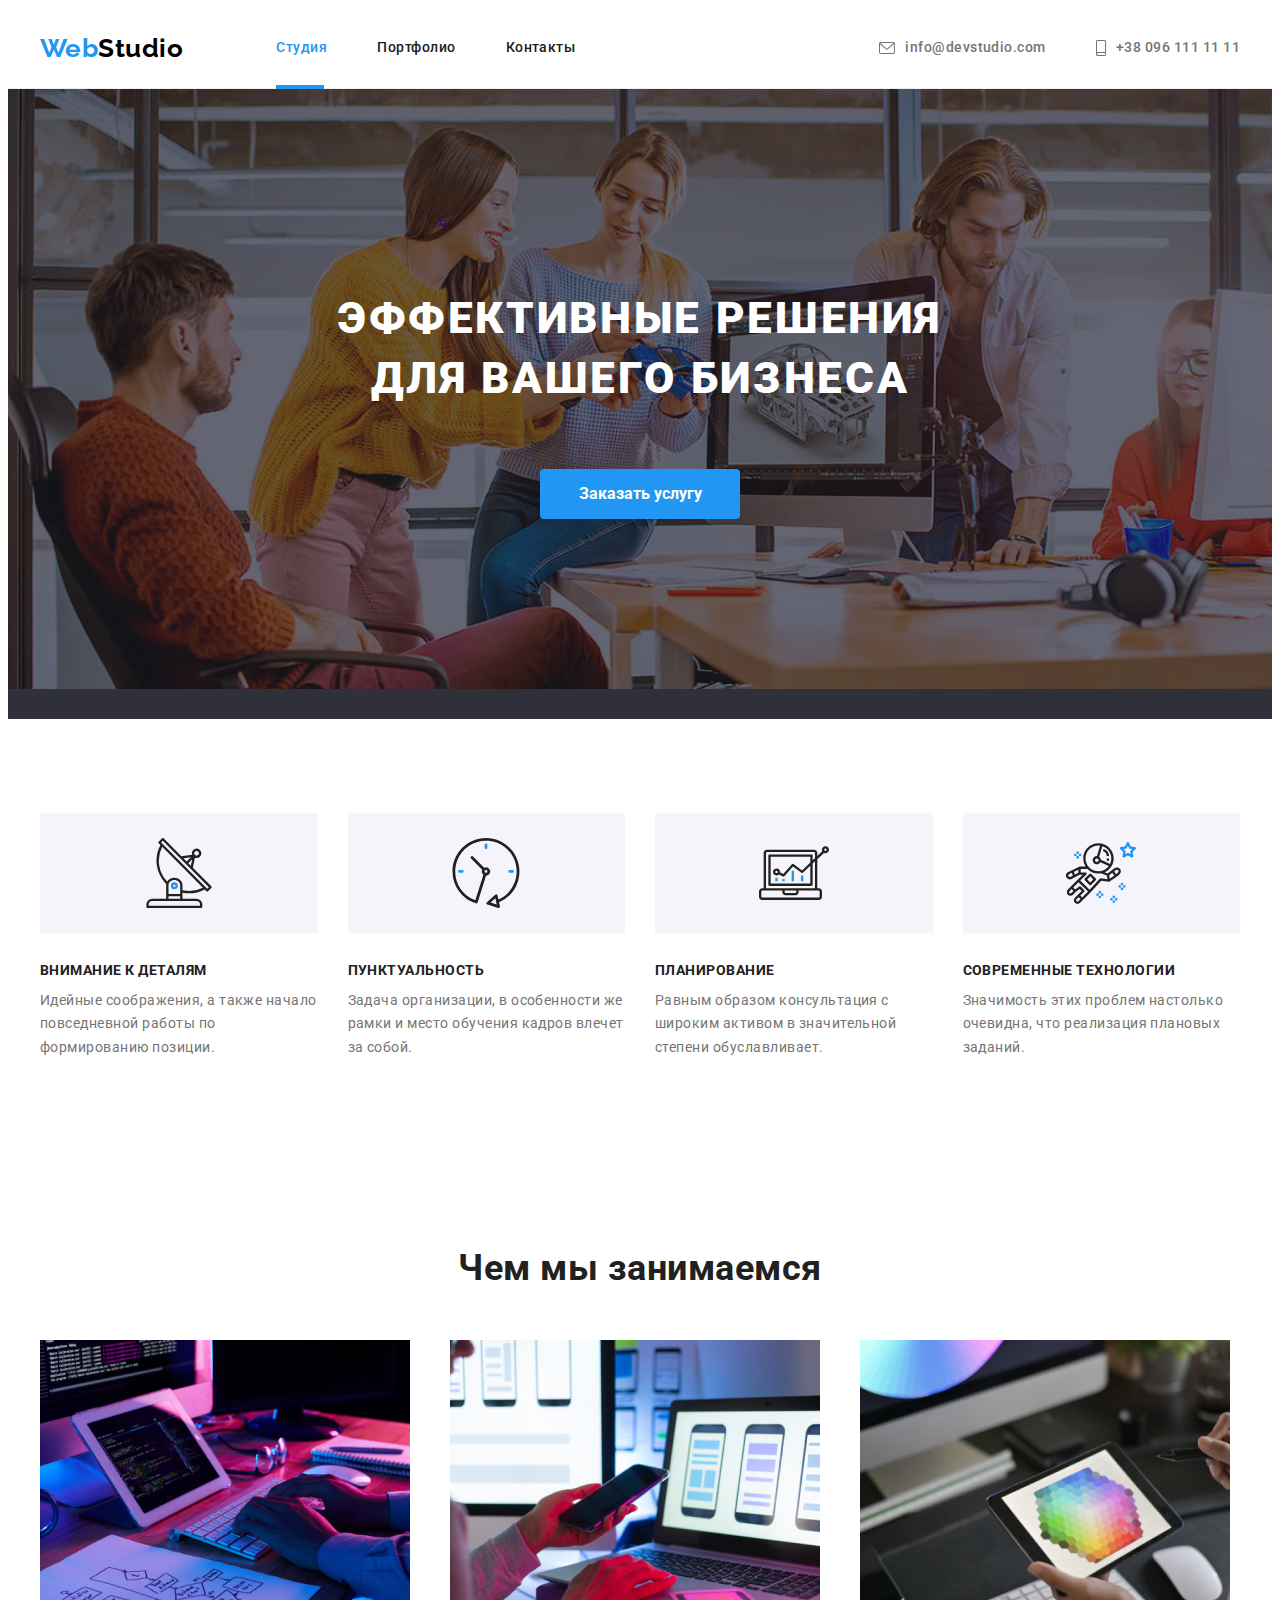
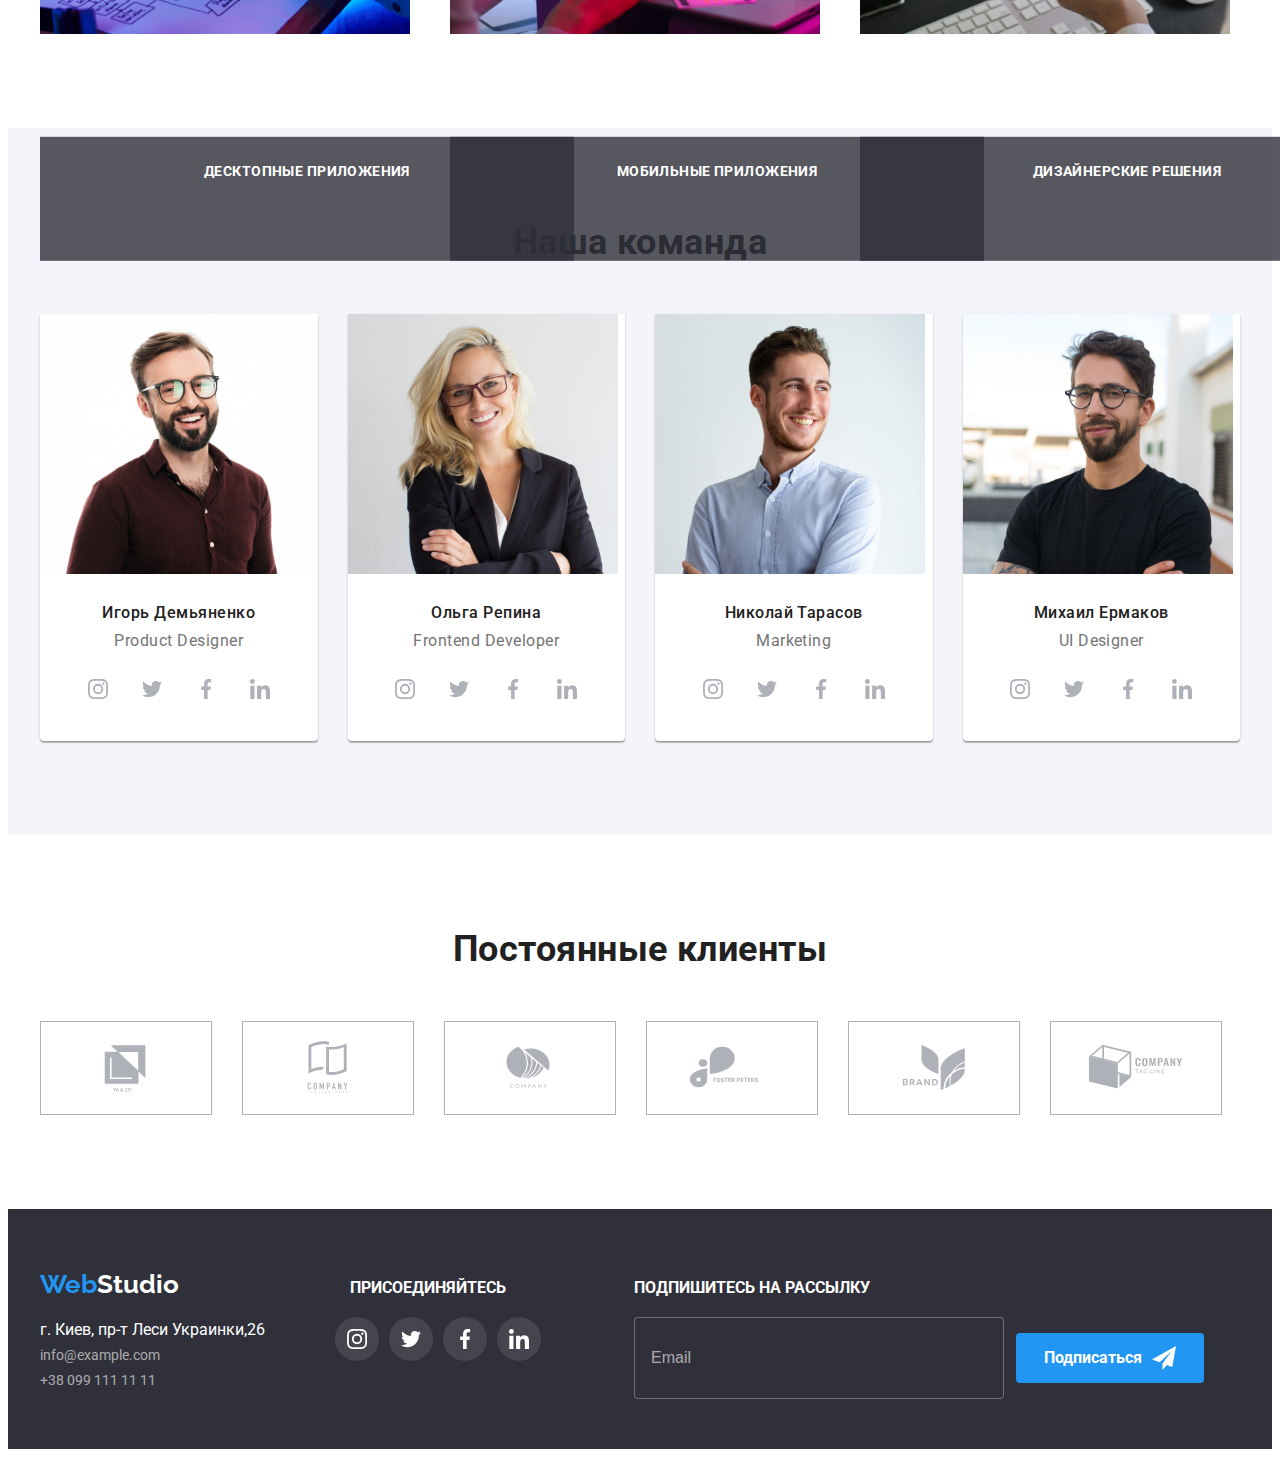
<file: index.html>
<!DOCTYPE html>
<html lang="ru">
  <head>
    <meta charset="UTF-8" />
    <meta http-equiv="X-UA-Compatible" content="IE=edge" />
    <meta name="viewport" content="width=device-width, initial-scale=1.0" />
    <title>Web Studio</title>
    <link rel="preconnect" href="https://fonts.googleapis.com" />
    <link rel="preconnect" href="https://fonts.gstatic.com" crossorigin />
    <link
      href="https://fonts.googleapis.com/css2?family=Raleway:wght@700&family=Roboto:wght@400;500;700;900&display=swap"
      rel="stylesheet"
    />

    <link
      rel="stylesheet"
      href="https://cdnjs.cloudflare.com/ajax/libs/modern-normalize/1.1.0/modern-normalize.min.css"
      integrity="sha512-wpPYUAdjBVSE4KJnH1VR1HeZfpl1ub8YT/NKx4PuQ5NmX2tKuGu6U/JRp5y+Y8XG2tV+wKQpNHVUX03MfMFn9Q=="
      crossorigin="anonymous"
      referrerpolicy="no-referrer"
    />
    <link rel="stylesheet" href="./css/styles.css" />
  </head>
  <body>
    <!--Шапка-->
    <header class="header">
      <div class="container header-nav">
        <a class="logo header-logo" href="./index.html"><span class="logo-web"> Web</span>Studio</a>

        <nav>
          <ul class="site-nav list">
            <li class="nav-item current">
              <a class="link current navigation" href="./index.html">Студия</a>
            </li>
            <li class="nav-item">
              <a class="nav-link navigation" href="./portfolio.html">Портфолио</a>
            </li>
            <li class="nav-item"><a class="nav-link navigation" href="">Контакты</a></li>
          </ul>
        </nav>

        <ul class="contacts-header list">
          <li class="contacts-item">
            <a class="contact-link mail-tel navigation" href="mailto:info@devstudio.com">
              <svg class="contact-icon" width="16" height="12">
                <use href="./images/icons/sprite.svg#envelope"></use>
              </svg>
              info@devstudio.com</a
            >
          </li>
          <li class="contacts-item">
            <a class="contact-link mail-tel navigation" href="tel:+380961111111"
              ><svg class="contact-icon" width="10" height="16">
                <use href="./images/icons/sprite.svg#smartphone"></use>
              </svg>
              +38 096 111 11 11</a
            >
          </li>
        </ul>
      </div>
    </header>

    <main>
      <!--Блок герой-->
      <section class="hero">
        <div class="container">
          <h1 class="hero-title">Эффективные решения для вашего бизнеса</h1>
          <button class="button order" type="button" data-modal-open>Заказать услугу</button>
        </div>
      </section>

      <!--Особености-->
      <section class="section features">
        <div class="container">
          <h2 class="section-title visually-hidden">Особенности</h2>
          <ul class="feature-list grid list">
            <li class="feature-item grid-item">
              <div class="icon-feature">
                <svg class="" width="70" height="70">
                  <use href="./images/icons/sprite.svg#antenna"></use>
                </svg>
              </div>
              <h3 class="section-title-features">Внимание к деталям</h3>
              <p class="section-title-features-text">
                Идейные соображения, а также начало повседневной работы по формированию позиции.
              </p>
            </li>

            <li class="feature-item grid-item">
              <div class="icon-feature">
                <svg class="" width="70" height="70">
                  <use href="./images/icons/sprite.svg#clock"></use>
                </svg>
              </div>
              <h3 class="section-title-features">Пунктуальность</h3>
              <p class="section-title-features-text">
                Задача организации, в особенности же рамки и место обучения кадров влечет за собой.
              </p>
            </li>

            <li class="feature-item grid-item">
              <div class="icon-feature">
                <svg class="" width="70" height="70">
                  <use href="./images/icons/sprite.svg#diagram"></use>
                </svg>
              </div>
              <h3 class="section-title-features">Планирование</h3>
              <p class="section-title-features-text">
                Равным образом консультация с широким активом в значительной степени обуславливает.
              </p>
            </li>

            <li class="feature-item grid-item">
              <div class="icon-feature">
                <svg class="" width="70" height="70">
                  <use href="./images/icons/sprite.svg#astronaut"></use>
                </svg>
              </div>
              <h3 class="section-title-features">Современные технологии</h3>
              <p class="section-title-features-text">
                Значимость этих проблем настолько очевидна, что реализация плановых заданий.
              </p>
            </li>
          </ul>
        </div>
      </section>

      <!--Чем занимаются-->
      <section class="section works">
        <div class="container">
          <h2 class="section-title">Чем мы занимаемся</h2>
          <ul class="works-list grid list">
            <li class="works-item grid-item">
              <div class="works-wrapper">
                <img
                  class="section-photo works"
                  src="./images/picture-one.jpg"
                  alt="Верстка"
                  width="370"
                />
                <p class="works-txt works-overlay">Десктопные приложения</p>
              </div>
            </li>

            <li class="works-item grid-item">
              <div class="works-wrapper">
                <img
                  class="section-photo works"
                  src="./images/picture-two.jpg"
                  alt="Дизайн"
                  width="370"
                />
                <p class="works-txt works-overlay">Мобильные приложения</p>
              </div>
            </li>

            <li class="works-item grid-item">
              <div class="works-wrapper">
                <img
                  class="section-photo works"
                  src="./images/picture-three.jpg"
                  alt="Внешнее оформление"
                  width="370"
                />
                <p class="works-txt works-overlay">Дизайнерские решения</p>
              </div>
            </li>
          </ul>
        </div>
      </section>

      <!--Наша команда-->
      <section class="section team">
        <div class="container">
          <h2 class="section-title">Наша команда</h2>
          <ul class="team-list grid list">
            <li class="team-item grid-item">
              <img src="./images/img-one.jpg" alt="Дизайнер" width="270" />
              <div class="team-desc">
                <h3 class="team-name">Игорь Демьяненко</h3>
                <p class="team-position">Product Designer</p>
                <ul class="socials list">
                  <li class="socials-item">
                    <a class="social-link" href="">
                      <svg class="social-icon" width="20" height="20">
                        <use href="./images/icons/sprite.svg#instagram"></use>
                      </svg>
                    </a>
                  </li>
                  <li class="socials-item">
                    <a class="social-link" href="">
                      <svg class="social-icon" width="20" height="20">
                        <use href="./images/icons/sprite.svg#twitter"></use>
                      </svg>
                    </a>
                  </li>
                  <li class="socials-item">
                    <a class="social-link" href="">
                      <svg class="social-icon" width="20" height="20">
                        <use href="./images/icons/sprite.svg#facebook"></use>
                      </svg>
                    </a>
                  </li>
                  <li class="socials-item">
                    <a class="social-link" href="">
                      <svg class="social-icon" width="20" height="20">
                        <use href="./images/icons/sprite.svg#linkedin"></use>
                      </svg>
                    </a>
                  </li>
                </ul>
              </div>
            </li>

            <li class="team-item grid-item">
              <img src="./images/img-two.jpg" alt="Фронтенд разработчик" width="270" />
              <div class="team-desc">
                <h3 class="team-name">Ольга Репина</h3>
                <p class="team-position">Frontend Developer</p>
                <ul class="socials list">
                  <li class="socials-item">
                    <a class="social-link" href="">
                      <svg class="social-icon" width="20" height="20">
                        <use href="./images/icons/sprite.svg#instagram"></use>
                      </svg>
                    </a>
                  </li>
                  <li class="socials-item">
                    <a class="social-link" href="">
                      <svg class="social-icon" width="20" height="20">
                        <use href="./images/icons/sprite.svg#twitter"></use>
                      </svg>
                    </a>
                  </li>
                  <li class="socials-item">
                    <a class="social-link" href="">
                      <svg class="social-icon" width="20" height="20">
                        <use href="./images/icons/sprite.svg#facebook"></use>
                      </svg>
                    </a>
                  </li>
                  <li class="socials-item">
                    <a class="social-link" href="">
                      <svg class="social-icon" width="20" height="20">
                        <use href="./images/icons/sprite.svg#linkedin"></use>
                      </svg>
                    </a>
                  </li>
                </ul>
              </div>
            </li>

            <li class="team-item grid-item">
              <img src="./images/img-three.jpg" alt="Маркетолог" width="270" />
              <div class="team-desc">
                <h3 class="team-name">Николай Тарасов</h3>
                <p class="team-position">Marketing</p>
                <ul class="socials list">
                  <li class="socials-item">
                    <a class="social-link" href="">
                      <svg class="social-icon" width="20" height="20">
                        <use href="./images/icons/sprite.svg#instagram"></use>
                      </svg>
                    </a>
                  </li>
                  <li class="socials-item">
                    <a class="social-link" href="">
                      <svg class="social-icon" width="20" height="20">
                        <use href="./images/icons/sprite.svg#twitter"></use>
                      </svg>
                    </a>
                  </li>
                  <li class="socials-item">
                    <a class="social-link" href="">
                      <svg class="social-icon" width="20" height="20">
                        <use href="./images/icons/sprite.svg#facebook"></use>
                      </svg>
                    </a>
                  </li>
                  <li class="socials-item">
                    <a class="social-link" href="">
                      <svg class="social-icon" width="20" height="20">
                        <use href="./images/icons/sprite.svg#linkedin"></use>
                      </svg>
                    </a>
                  </li>
                </ul>
              </div>
            </li>

            <li class="team-item grid-item">
              <img src="./images/img-four.jpg" alt="Дизайнер" width="270" />
              <div class="team-desc">
                <h3 class="team-name">Михаил Ермаков</h3>
                <p class="team-position">UI Designer</p>
                <ul class="socials list">
                  <li class="socials-item">
                    <a class="social-link" href="">
                      <svg class="social-icon" width="20" height="20">
                        <use href="./images/icons/sprite.svg#instagram"></use>
                      </svg>
                    </a>
                  </li>
                  <li class="socials-item">
                    <a class="social-link" href="">
                      <svg class="social-icon" width="20" height="20">
                        <use href="./images/icons/sprite.svg#twitter"></use>
                      </svg>
                    </a>
                  </li>
                  <li class="socials-item">
                    <a class="social-link" href="">
                      <svg class="social-icon" width="20" height="20">
                        <use href="./images/icons/sprite.svg#facebook"></use>
                      </svg>
                    </a>
                  </li>
                  <li class="socials-item">
                    <a class="social-link" href="">
                      <svg class="social-icon" width="20" height="20">
                        <use href="./images/icons/sprite.svg#linkedin"></use>
                      </svg>
                    </a>
                  </li>
                </ul>
              </div>
            </li>
          </ul>
        </div>
      </section>

      <!-- Постоянные клиенты -->
      <section class="section clients">
        <div class="container">
          <h2 class="section-title">Постоянные клиенты</h2>

          <ul class="clients-list list">
            <li class="clients-item">
              <a class="clients-link" href="">
                <svg class="clients-icon" width="106" height="60">
                  <use href="./images/icons/sprite.svg#logo-1"></use>
                </svg>
              </a>
            </li>

            <li class="clients-item">
              <a class="clients-link" href="">
                <svg class="clients-icon" width="106" height="60">
                  <use href="./images/icons/sprite.svg#logo-2"></use>
                </svg>
              </a>
            </li>

            <li class="clients-item">
              <a class="clients-link" href="">
                <svg class="clients-icon" width="106" height="60">
                  <use href="./images/icons/sprite.svg#logo-3"></use>
                </svg>
              </a>
            </li>

            <li class="clients-item">
              <a class="clients-link" href="">
                <svg class="clients-icon" width="106" height="60">
                  <use href="./images/icons/sprite.svg#logo-4"></use>
                </svg>
              </a>
            </li>

            <li class="clients-item">
              <a class="clients-link" href="">
                <svg class="clients-icon" width="106" height="60">
                  <use href="./images/icons/sprite.svg#logo-5"></use>
                </svg>
              </a>
            </li>

            <li class="clients-item">
              <a class="clients-link" href="">
                <svg class="clients-icon" width="106" height="60">
                  <use href="./images/icons/sprite.svg#logo-6"></use>
                </svg>
              </a>
            </li>
          </ul>
        </div>
      </section>
    </main>

    <!--футер-->
    <footer class="footer">
      <div class="container footer-flex">
        <div class="">
          <a class="logo" href="./index.html"><span class="logo-web">Web</span>Studio</a>
          <address class="address">
            <ul class="list">
              <li class="footer-item">
                <a class="footer-address" href="">г. Киев, пр-т Леси Украинки,26</a>
              </li>
              <li class="footer-item">
                <a class="contact-link mail-tel" href="mailto:info@example.com">info@example.com</a>
              </li>
              <li class="footer-item">
                <a class="contact-link mail-tel" href="tel:+380991111111">+38 099 111 11 11</a>
              </li>
            </ul>
          </address>
        </div>

        <div class="footer-social">
          <p class="footer-strong"><strong>присоединяйтесь</strong></p>

          <ul class="socials list">
            <li class="socials-item">
              <a class="social-link footer-icon" href="">
                <svg class="social-icon-footer" width="20" height="20">
                  <use href="./images/icons/sprite.svg#instagram"></use>
                </svg>
              </a>
            </li>
            <li class="socials-item">
              <a class="social-link footer-icon" href="">
                <svg class="social-icon-footer" width="20" height="20">
                  <use href="./images/icons/sprite.svg#twitter"></use>
                </svg>
              </a>
            </li>
            <li class="socials-item">
              <a class="social-link footer-icon" href="">
                <svg class="social-icon-footer" width="20" height="20">
                  <use href="./images/icons/sprite.svg#facebook"></use>
                </svg>
              </a>
            </li>
            <li class="socials-item">
              <a class="social-link footer-icon" href="">
                <svg class="social-icon-footer" width="20" height="20">
                  <use href="./images/icons/sprite.svg#linkedin"></use>
                </svg>
              </a>
            </li>
          </ul>
        </div>

        <div class="subscribe">
          <strong class="footer-strong subscribe-title">Подпишитесь на рассылку</strong>
          <form class="subscribe-form">
              <input class="subscribe-email" type="email" name="" placeholder="Email" />
                      <button class="button order subscribe-btn" type="submit">
              Подписаться

              <svg class="subscribe-icon" width="24" height="24">
                <use href="./images/icons/sprite.svg#icon-send"></use>
              </svg>
            </button>
          </form>
        </div>
      </div>
    </footer>

    <!-- Modal form -->
    <div class="backdrop is-hidden" data-modal>
      <div class="modal">
        <button class="modal-close-btn" type="button" data-modal-close>
          <svg class="modal-close-icon" width="11" height="11">
            <use href="./images/icons/sprite.svg#close-icon"></use>
          </svg>
        </button>

        <!-- Form -->
        <strong class="modal-title">Оставьте свои данные, мы вам перезвоним</strong>

        <form class="modal-form">
          <label class="modal-label">
            <span>Имя</span>
            <input class="modal-input" type="text" name="user-name" />
            <svg class="modal-icon" width="18" height="18">
              <use href="./images/icons/sprite.svg#icon-person"></use>
            </svg>
          </label>

          <label class="modal-label">
            <span>Телефон</span>
            <input class="modal-input" type="tel" name="user-phone" />
            <svg class="modal-icon" width="18" height="18">
              <use href="./images/icons/sprite.svg#icon-phone"></use>
            </svg>
          </label>

          <label class="modal-label">
            <span>Почта</span>
            <input class="modal-input" type="email" name="user-email" />
            <svg class="modal-icon" width="18" height="18">
              <use href="./images/icons/sprite.svg#email"></use>
            </svg>
          </label>

          <label class="modal-label">
            <span>Комментарий</span>
            <textarea
              class="modal-textarea"
              name="user-message"
              rows="5"
              placeholder="Введите текст"
            ></textarea>
          </label>

          <div class="modal-agreement">
            <label class="modal-agreement-label">
              <input
                class="checkbox visually-hidden"
                type="checkbox"
                name="user-checkbox"
                id="user-checkbox"
                tabindex="-1"/>

              <span
                class="modal-checkbox"
                role="checkbox"
                aria-labelledby="user-checkbox"
                tabindex="0">
                <svg class="modal-checkbox-icon" width="16" height="15">
                  <use href="./images/icons/sprite.svg#checkbox"></use>
                </svg>
              </span>

              <span class="modal-agreement-txt"> Соглашаюсь с рассылкой и принимаю&nbsp;
                <a class="modal-agreement-link" href="">Условия договора</a></span>

            </label>

            <!-- <span class="modal-agreement-txt"> Соглашаюсь с рассылкой и принимаю&nbsp;
              <a class="modal-agreement-link" href="">Условия договора</a></span> -->
          </div>
          <button class="button order modal-btn" type="submit">Отправить</button>
        </form>
      </div>
    </div>

    <script src="./js/modal.js"></script>
  </body>
</html>
</file>
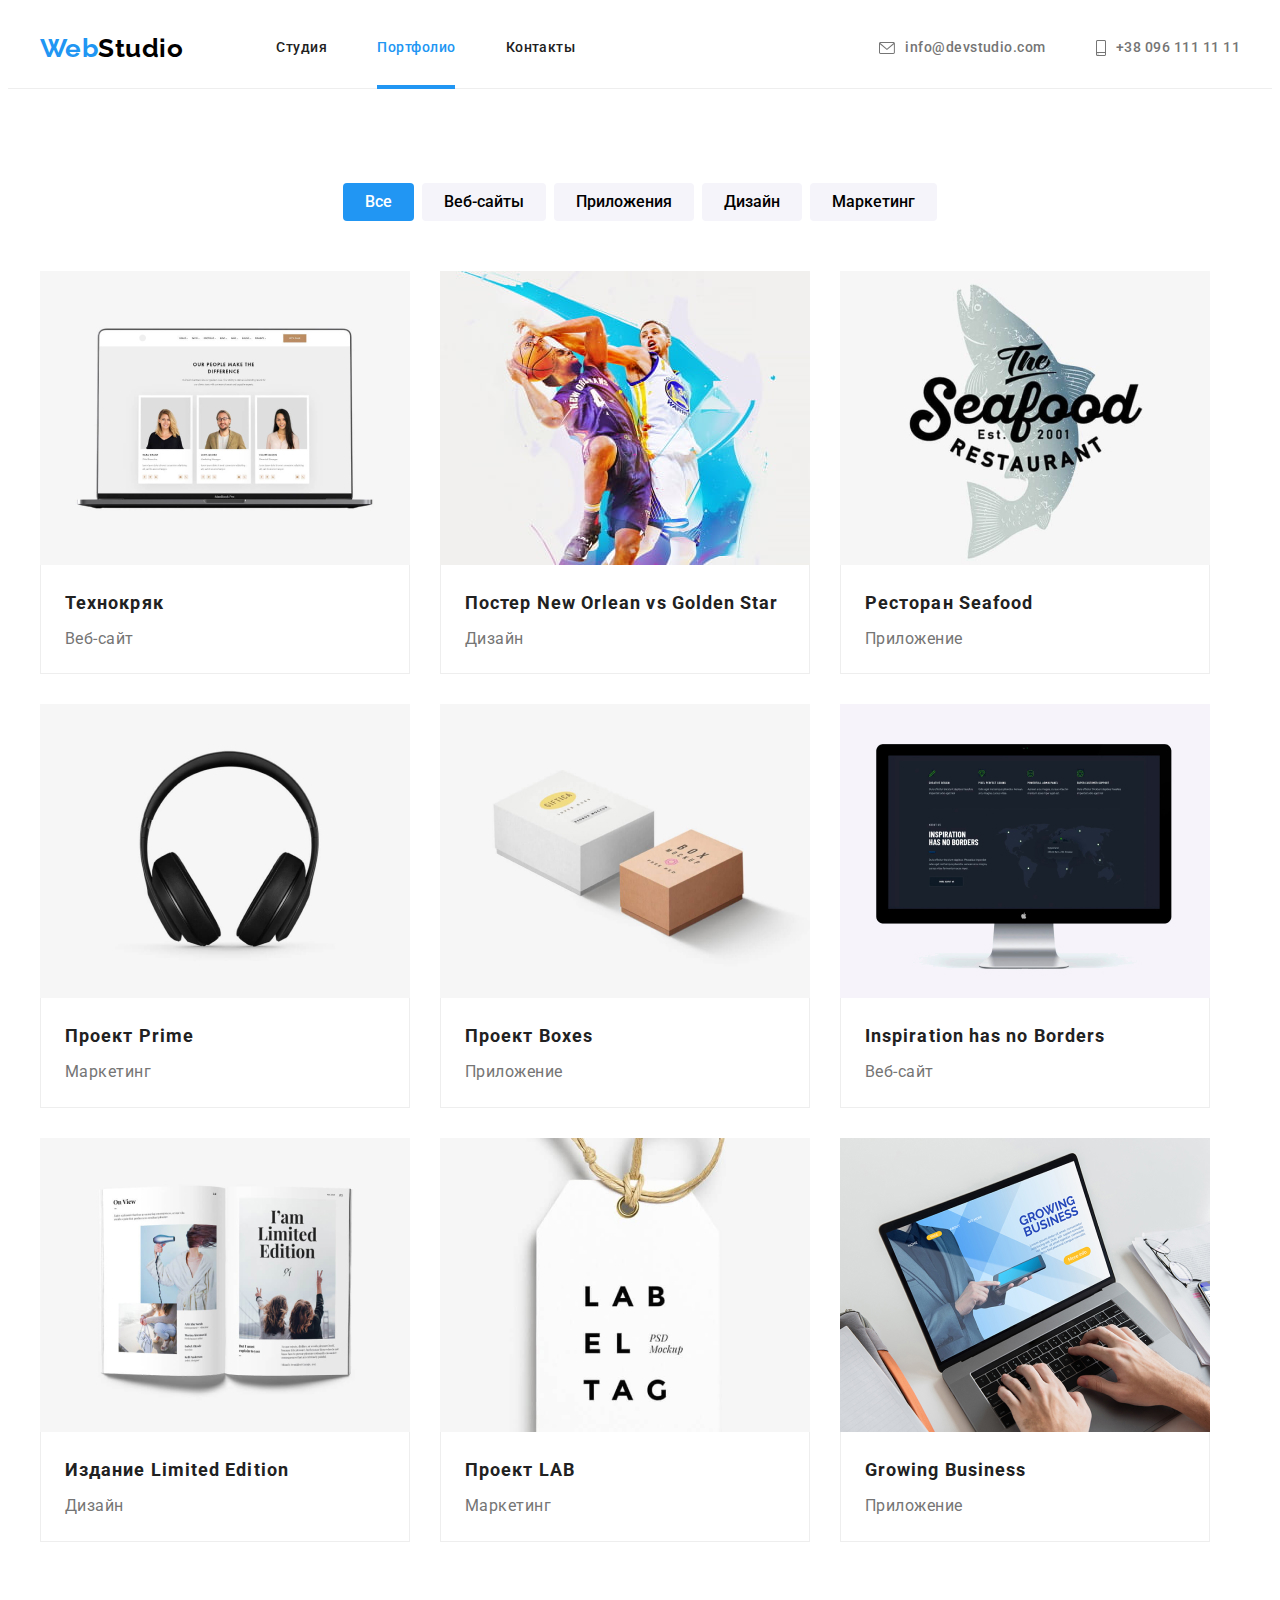
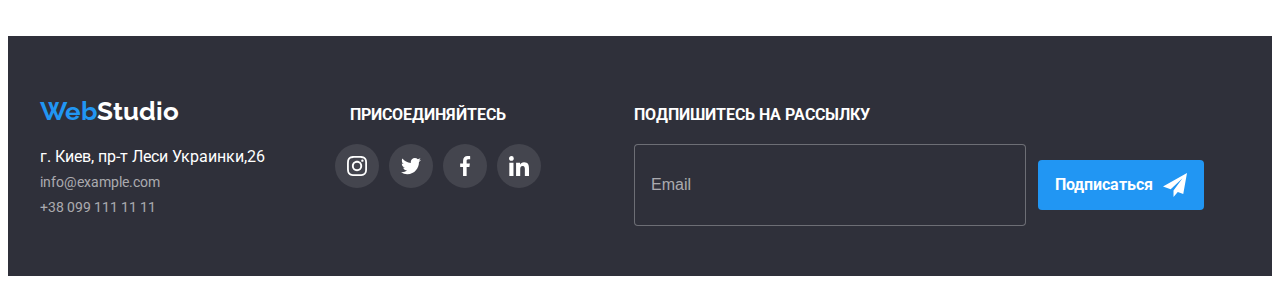
<file: portfolio.html>
<!DOCTYPE html>
<html lang="ru">
  <head>
    <meta charset="UTF-8" />
    <meta http-equiv="X-UA-Compatible" content="IE=edge" />
    <meta name="viewport" content="width=device-width, initial-scale=1.0" />
    <title>Portfolio</title>
    <link
      href="https://fonts.googleapis.com/css2?family=Raleway:wght@700&family=Roboto:wght@400;500;700;900&display=swap"
      rel="stylesheet"
    />

    <link
      rel="stylesheet"
      href="https://cdnjs.cloudflare.com/ajax/libs/modern-normalize/1.1.0/modern-normalize.min.css"
      integrity="sha512-wpPYUAdjBVSE4KJnH1VR1HeZfpl1ub8YT/NKx4PuQ5NmX2tKuGu6U/JRp5y+Y8XG2tV+wKQpNHVUX03MfMFn9Q=="
      crossorigin="anonymous"
      referrerpolicy="no-referrer"
    />

    <link rel="stylesheet" href="./css/styles.css" />
  </head>
  <body>
    <!--Шапка-->
    <header class="header">
      <div class="container header-nav">
        <a class="logo header-logo" href="./index.html"><span class="logo-web">Web</span>Studio</a>

        <nav>
          <ul class="site-nav list">
            <li class="nav-item"><a class="nav-link navigation" href="./index.html">Студия</a></li>
            <li class="nav-item current-portolio">
              <a class="link current navigation" href="./portfolio.html">Портфолио</a>
            </li>
            <li class="nav-item"><a class="nav-link navigation" href="">Контакты</a></li>
          </ul>
        </nav>

        <ul class="contacts-header list">
          <li class="contacts-item">
            <a class="contact-link mail-tel navigation" href="mailto:info@devstudio.com">
              <svg class="contact-icon" width="16" height="12">
                <use href="./images/icons/sprite.svg#envelope"></use>
              </svg>
              info@devstudio.com</a
            >
          </li>
          <li class="contacts-item">
            <a class="contact-link mail-tel navigation" href="tel:+380961111111">
              <svg class="contact-icon" width="10" height="16">
                <use href="./images/icons/sprite.svg#smartphone"></use>
              </svg>
              +38 096 111 11 11</a
            >
          </li>
        </ul>
      </div>
    </header>

    <main>
      <section class="section">
        <div class="container portfolio-box">
          <h1 class="section-title visually-hidden">Портфолио</h1>

          <!--Радио кнопки-->
          <ul class="btn-list list">
            <li class="btn-item">
              <button class="portfolio btn link active" type="button">Все</button>
            </li>
            <li class="btn-item">
              <button class="portfolio btn link" type="button">Веб-сайты</button>
            </li>
            <li class="btn-item">
              <button class="portfolio btn link" type="button">Приложения</button>
            </li>
            <li class="btn-item">
              <button class="portfolio btn link" type="button">Дизайн</button>
            </li>
            <li class="btn-item">
              <button class="portfolio btn link" type="button">Маркетинг</button>
            </li>
          </ul>

          <!--Примеры работ-->
          <ul class="portfolio-list grid list">
            <li class="portfolio-item grid-item">
              <div class="portfolio-wrapper">
                <img
                  class="section-photo portfolio"
                  src="./images/img-laptop.jpg"
                  alt="Экран ноутбука с изображением веб-сайта"
                  width="370"
                />
                <p class="portfolio-overlay portfolio-txt">
                  Ресурс предлагает комплексные предложения с разным уровнем функционала и сервисов.
                  Все это позволит посетителю получить исчерпывающие сведения о компании или частном
                  лице.
                </p>
              </div>

              <div class="about-projects">
                <h2 class="project-title">Технокряк</h2>
                <p class="description">Веб-сайт</p>
              </div>
            </li>

            <li class="portfolio-item grid-item">
              <div class="portfolio-wrapper">
                <img
                  class="section-photo portfolio"
                  src="./images/img-players-squoosh.jpg"
                  alt="Постер игроков New Orlean vs Golden Star"
                  width="370"
                />
                <p class="portfolio-overlay portfolio-txt">
                  Ресурс предлагает комплексные предложения с разным уровнем функционала и сервисов.
                  Все это позволит посетителю получить исчерпывающие сведения о компании или частном
                  лице.
                </p>
              </div>
              <div class="about-projects">
                <h2 class="project-title">Постер New Orlean vs Golden Star</h2>
                <p class="description">Дизайн</p>
              </div>
            </li>

            <li class="portfolio-item grid-item">
              <div class="portfolio-wrapper">
                <img
                  class="section-photo portfolio"
                  src="./images/img-restaurant-squoosh.jpg"
                  alt="Ресторан Seafood"
                  width="370"
                />
                <p class="portfolio-overlay portfolio-txt">
                  Ресурс предлагает комплексные предложения с разным уровнем функционала и сервисов.
                  Все это позволит посетителю получить исчерпывающие сведения о компании или частном
                  лице.
                </p>
              </div>
              <div class="about-projects">
                <h2 class="project-title">Ресторан Seafood</h2>
                <p class="description">Приложение</p>
              </div>
            </li>

            <li class="portfolio-item grid-item">
              <div class="portfolio-wrapper">
                <img
                  class="section-photo portfolio"
                  src="./images/img-headphones.jpg"
                  alt="Полноразмерные наушники"
                  width="370"
                />
                <p class="portfolio-overlay portfolio-txt">
                  Ресурс предлагает комплексные предложения с разным уровнем функционала и сервисов.
                  Все это позволит посетителю получить исчерпывающие сведения о компании или частном
                  лице.
                </p>
              </div>
              <div class="about-projects">
                <h2 class="project-title">Проект Prime</h2>
                <p class="description">Маркетинг</p>
              </div>
            </li>

            <li class="portfolio-item grid-item">
              <div class="portfolio-wrapper">
                <img
                  class="section-photo portfolio"
                  src="./images/img-boxes.jpg"
                  alt="Два бокса"
                  width="370"
                />
                <p class="portfolio-overlay portfolio-txt">
                  Ресурс предлагает комплексные предложения с разным уровнем функционала и сервисов.
                  Все это позволит посетителю получить исчерпывающие сведения о компании или частном
                  лице.
                </p>
              </div>
              <div class="about-projects">
                <h2 class="project-title">Проект Boxes</h2>
                <p class="description">Приложение</p>
              </div>
            </li>

            <li class="portfolio-item grid-item">
              <div class="portfolio-wrapper">
                <img
                  class="section-photo portfolio"
                  src="./images/img-desktop.jpg"
                  alt="Монитор с изображением веб-сайта"
                  width="370"
                />
                <p class="portfolio-overlay portfolio-txt">
                  Ресурс предлагает комплексные предложения с разным уровнем функционала и сервисов.
                  Все это позволит посетителю получить исчерпывающие сведения о компании или частном
                  лице.
                </p>
              </div>
              <div class="about-projects">
                <h2 class="project-title">Inspiration has no Borders</h2>
                <p class="description">Веб-сайт</p>
              </div>
            </li>

            <li class="portfolio-item grid-item">
              <div class="portfolio-wrapper">
                <img
                  class="section-photo portfolio"
                  src="./images/img-magazine.jpg"
                  alt="Открытый журнал"
                  width="370"
                />
                <p class="portfolio-overlay portfolio-txt">
                  Ресурс предлагает комплексные предложения с разным уровнем функционала и сервисов.
                  Все это позволит посетителю получить исчерпывающие сведения о компании или частном
                  лице.
                </p>
              </div>
              <div class="about-projects">
                <h2 class="project-title">Издание Limited Edition</h2>
                <p class="description">Дизайн</p>
              </div>
            </li>

            <li class="portfolio-item grid-item">
              <div class="portfolio-wrapper">
                <img
                  class="section-photo portfolio"
                  src="./images/img-project-lab.jpg"
                  alt="Логотип проекта LAB"
                  width="370"
                />
                <p class="portfolio-overlay portfolio-txt">
                  Ресурс предлагает комплексные предложения с разным уровнем функционала и сервисов.
                  Все это позволит посетителю получить исчерпывающие сведения о компании или частном
                  лице.
                </p>
              </div>
              <div class="about-projects">
                <h2 class="project-title">Проект LAB</h2>
                <p class="description">Маркетинг</p>
              </div>
            </li>

            <li class="portfolio-item grid-item">
              <div class="portfolio-wrapper">
                <img
                  class="section-photo portfolio"
                  src="./images/img-copy-on-laptop.jpg"
                  alt="Веб-сайт Growing Business на нотбуке"
                  width="370"
                />
                <p class="portfolio-overlay portfolio-txt">
                  Ресурс предлагает комплексные предложения с разным уровнем функционала и сервисов.
                  Все это позволит посетителю получить исчерпывающие сведения о компании или частном
                  лице.
                </p>
              </div>
              <div class="about-projects">
                <h2 class="project-title">Growing Business</h2>
                <p class="description">Приложение</p>
              </div>
            </li>
          </ul>
        </div>
      </section>
    </main>

    <!--Футер-->
    <footer class="footer">
      <div class="container footer-flex">
        <div>
          <a class="logo" href="./index.html"><span class="logo-web">Web</span>Studio</a>
          <address class="address">
            <ul class="list">
              <li class="footer-item">
                <a class="footer-address" href="">г. Киев, пр-т Леси Украинки,26</a>
              </li>
              <li class="footer-item">
                <a class="contact-link mail-tel" href="mailto:info@example.com">info@example.com</a>
              </li>
              <li class="footer-item">
                <a class="contact-link mail-tel" href="tel:+380991111111">+38 099 111 11 11</a>
              </li>
            </ul>
          </address>
        </div>

        <div class="footer-social">
          <p class="footer-strong"><strong>присоединяйтесь</strong></p>

          <ul class="socials list">
            <li class="socials-item">
              <a class="social-link footer-icon" href="">
                <svg class="social-icon-footer" width="20" height="20">
                  <use href="./images/icons/sprite.svg#instagram"></use>
                </svg>
              </a>
            </li>
            <li class="socials-item">
              <a class="social-link footer-icon" href="">
                <svg class="social-icon-footer" width="20" height="20">
                  <use href="./images/icons/sprite.svg#twitter"></use>
                </svg>
              </a>
            </li>
            <li class="socials-item">
              <a class="social-link footer-icon" href="">
                <svg class="social-icon-footer" width="20" height="20">
                  <use href="./images/icons/sprite.svg#facebook"></use>
                </svg>
              </a>
            </li>
            <li class="socials-item">
              <a class="social-link footer-icon" href="">
                <svg class="social-icon-footer" width="20" height="20">
                  <use href="./images/icons/sprite.svg#linkedin"></use>
                </svg>
              </a>
            </li>
          </ul>
        </div>

        <div class="subscribe">
          <strong class="footer-strong subscribe-title">Подпишитесь на рассылку</strong>
          <form class="subscribe-form">
            <label>
              <input class="subscribe-email" type="email" name="" placeholder="Email" />
            </label>

            <button class="button order subscribe-btn" type="submit">
              Подписаться

              <svg class="subscribe-icon" width="24" height="24">
                <use href="./images/icons/sprite.svg#icon-send"></use>
              </svg>
            </button>
          </form>
        </div>
      </div>
    </footer>
  </body>
</html>
</file>
<file: css/styles.css>
/* 
    #757575 - основной цвет текста + контакты(телефон, почта)
    #212121 - заголовки, текст на кнопках, текст в хедере
    #2196F3 - акцент
    #FFFFFF - герой 
    #2F303A - фон 1(там где герой)
    #F5F4FA - фон наша комаанда / цвет фона кнопок в портфолио
 */

:root {
    --primary-text-colour: #757575;
    --title-text-colour: #212121;
    --accent-colour: #2196f3;
    --primary-white-colour: #ffffff;
    --secondary-bg-colour: #f5f4fa; /* кнопки в портфолио и фон наша команда*/

    /* grid */
    --items: 1; /*к-сть елементів */
    --indent: 30px; /* розмір відступів */
    }

body {
    font-family: Roboto, sans-serif;
    letter-spacing: 0.03em;

    color: var(--primary-text-colour);
    background-color: var(--primary-white-colour);
}

 /* Reset */

.list {
    margin: 0;
    padding: 0;
    list-style: none;
}

h1,
h2,
h3,
h4,
h5,
h6,
p,
ul {
    margin-top: 0;
    margin-bottom: 0;
}

.visually-hidden {
    position: absolute;
    white-space: nowrap;
    width: 1px;
    height: 1px;
    overflow: hidden;
    border: 0;
    padding: 0;
    clip: rect(0 0 0 0);
    clip-path: inset(50%);
    margin: -1px;
}


img {
    display: block;
}


.container {
    margin-left: auto;
    margin-right: auto;
    padding-left: 15px;
    padding-right: 15px;

    width: 1200px;
}

.section {
    padding-top: 94px;
    padding-bottom: 94px;
}


/* Grid for flex-box */

/* На елементи - ul */
.grid {
    display: flex;
    flex-wrap: wrap;
    margin: calc(-1 * var(--indent) / 2);
}
/* На елементи - li */
.grid-item {
    flex-basis: calc((100% - var(--indent) * var(--items)) / var(--items));
    margin: calc(var(--indent) / 2);
}


/* Flex (header) */

.header {
    border-bottom: 1px solid #eeeeee;
}

.header-nav {
    display: flex;
    align-items: center;
}

.header-logo {
    display: flex;
    align-items: center;
    margin-right: 93px;
}

.site-nav {
    display: flex;
}

.navigation {
    display: block;
    padding-top: 32px;
    padding-bottom: 32px;
}

.nav-item:not(:last-child) {
    margin-right: 50px;
}


/* Blue strip for header */

.nav-item.current, 
.nav-item.current-portolio{
    position: relative;
}

.nav-item.current::after,
.nav-item.current-portolio::after {
    content: '';
    width: 48px;
    height: 4px;
    background-color: var(--accent-colour);

    position: absolute;
    bottom: -1px;
    left: 0;

    transform: scaleX(0);

    transition: transform 250ms cubic-bezier(0.4, 0, 0.2, 1);
    ;
}

.nav-item.current-portolio::after {
    width: 78px;
}

.nav-item.current::after,
.nav-item.current-portolio::after {
    transform: scaleX(1);
}


.contacts-header {
    display: flex;
    justify-content: space-between;
    margin-left: auto;
}

.contacts-item:not(:last-child) {
    margin-right: 50px;
}



/* Icons */

/* .contact-icon {
    margin-right: 10px;
    fill: currentColor;
} */

/* .contacts-item:hover .contact-icon,
.contacts-item:focus .contact-icon {
        fill: var(--accent-colour);
} */




/* Features */


.feature-list {
    --items: 4;
}

/* icons-features */

.icon-feature{
    display: flex;
    align-items: center;
    justify-content: center;
    margin-bottom: 30px;

    height: 120px;

    background-color: #F5F4FA;
}


.section-title-features {
    margin-top: 0;
    margin-bottom: 10px;

    font-size: 14px;
    line-height: 1.14;
    text-transform: uppercase;

    color: var(--title-text-colour);
}

.section-title-features-text {
    font-size: 14px;
    line-height: 1.7;
}



/* Section names */

.section-title {
    margin: 0;
    margin-bottom: 50px;

    font-size: 36px;
    line-height: 1.16;
    text-align: center;

    color: var(--title-text-colour);
}


/* What they do */

.works-list {
    --items: 3;
}

.works-wrapper{
    position: relative;
}

.works-txt{
    font-weight: 700;
    font-size: 14px;
    line-height: 1.14;
    text-align: center;
    letter-spacing: 0.03em;
    text-transform: uppercase;

    color: var(--primary-white-colour);
    }

.works-overlay{
    padding: 27px 82px;
    position: absolute;
    top: 0;
    left: 0;

    width: 370px;
    height: 70px;

    transform: translateY(320%);

    background-color: rgba(47, 48, 58, 0.8);
}



/* Team*/

.team{
    background-color: var(--secondary-bg-colour);
}

.team-list {
    --items: 4;
}

.team-item {
    background-color: var(--primary-white-colour);
    width: 270px;
    box-shadow: 0px 1px 3px rgba(0, 0, 0, 0.12), 0px 1px 1px rgba(0, 0, 0, 0.14), 0px 2px 1px rgba(0, 0, 0, 0.2);
    border-radius: 0px 0px 4px 4px;
}

.team-desc {
    padding-top: 30px;
    padding-right: 20px;
    padding-bottom: 30px;
    padding-left: 20px;

    text-align: center;
    justify-content: center;
}

.team-name {
    margin-top: 0;
    margin-bottom: 10px;

    font-weight: 500;
    font-size: 16px;
    line-height: 1.18;
    text-align: center;

    color: var(--title-text-colour);
}

.team-position {
    margin-bottom: 16px;
    font-size: 16px;
    line-height: 1.18;
}



/* Social icons */
.socials{
    display: flex;
    justify-content: center;
}
.socials-item:not(:last-child){
    margin-right: 10px;
}
.social-link{
    display: flex;
    justify-content: center;
    align-items: center;

    width: 44px;
    height: 44px;

    border-radius: 50%;

    color: #AFB1B8;
    transition: color 250ms cubic-bezier(0.4, 0, 0.2, 1),
    background-color 250ms cubic-bezier(0.4, 0, 0.2, 1);
}

.social-link:hover,
.social-link:focus{
    color: var(--primary-white-colour);
    background-color: var(--accent-colour);
}

.social-icon{
    fill: currentColor;
}



/* Regular clients */

.clients-list{
    display: flex;
}

.clients-item:not(:last-child){
    margin-right: 30px;
}

.clients-link{
    display: flex;
    justify-content: center;
    align-items: center;

    width: 170px;
    height: 92px;

    color: #AFB1B8;
    border: 1px solid #AFB1B8;
    transition: color 250ms cubic-bezier(0.4, 0, 0.2, 1), 
    border 250ms cubic-bezier(0.4, 0, 0.2, 1);
}

.clients-link:hover,
.clients-link:focus{
    color: var(--accent-colour);
    border-color: var(--accent-colour);
    background-color: var(--primary-white-colour);
    
}

.clients-icon{
    fill: currentColor;
}


/* Hero */
.hero {
    margin: 0 auto;
    padding: 200px 0;

    text-align: center;

    background-image: linear-gradient(to right, rgba(47, 48, 58, 0.4), rgba(47, 48, 58, 0.4)),
    url(../images/hero-img.png);

    background-color: #2f303a;
    background-repeat:no-repeat;
    max-width: 1600px;
}

.hero-title {
    max-width: 696px;
    margin: auto;
    margin-bottom: 30px;

    font-weight: 900;
    font-size: 44px;
    line-height: 1.36;
    letter-spacing: 0.06em;
    text-transform: uppercase;

    color: var(--primary-white-colour);
}



/* Portfolio */

.potfolio-box {
    display: flex;
}

.btn-list {
    display: flex;
    justify-content: center;
    align-items: center;
    margin-bottom: 50px;
}

.btn-item {
    margin-top: 0;
    margin-right: 8px;
    
    /* border: 1px solid transparent; */
}

.btn-item:last-child {
    margin-right: 0px;
}


.portfolio-list {
    --items: 9;
}

.portfolio-item {
    width: 370px;
    cursor: pointer;
    transition: box-shadow 250ms cubic-bezier(0.4, 0, 0.2, 1);
}

.portfolio-item:hover{
    box-shadow: 0px 1px 1px rgba(0, 0, 0, 0.12), 0px 4px 4px rgba(0, 0, 0, 0.06), 1px 4px 6px rgba(0, 0, 0, 0.16);
}


/* Overlay style */

.portfolio-wrapper{
    position: relative;
    overflow: hidden;
}

.portfolio-txt{
font-size: 18px;
line-height: 28px;

color: var(--primary-white-colour);
}

.portfolio-overlay{
    position: absolute;
    top: 0;
    left: 0;
    padding: 63px 24px;

    transform: translateY(100%);
    opacity: 0;

    width: 100%;
    height: 100%;
    background-color: rgba(33, 150, 243, 0.9);


    transition: transform 250ms cubic-bezier(0.4, 0, 0.2, 1),
    opacity 250ms cubic-bezier(0.4, 0, 0.2, 1);
}

.portfolio-item:hover .portfolio-overlay{
    transform: translateY(0);
    opacity: 1;
}



.section-photo.portfolio {
    margin-top: 0;
}

.about-projects {
    padding: 20px 24px;
    border-bottom: 1px solid #eeeeee;
    border-left: 1px solid #eeeeee;
    border-right: 1px solid #eeeeee;
}
.project-title {
    margin-bottom: 4px;

    font-size: 18px;
    line-height: 2;
    letter-spacing: 0.06em;

    color: var(--title-text-colour);
}

.description {
    font-size: 16px;
    line-height: 1.8;
}



/*LOGO */

.logo {
    font-family: Raleway;
    font-weight: 700;
    font-size: 26px;
    line-height: 1.19;
    text-decoration: none;

    color: #000000;
}

.logo-web {
    color: var(--accent-colour);
    text-decoration: none;
}


/* Navigation*/

.site-nav a,
.contact-link.header-contact,
.contact-link.mail-tel,
.nav-link {
    font-weight: 500;
    font-size: 14px;
    line-height: 1.14;
    text-decoration: none;

    color: var(--title-text-colour);
    transition: color 250ms cubic-bezier(0.4, 0, 0.2, 1);
}

.contact-link.mail-tel {
    display: flex;
    align-items: center;
    
    text-decoration: none;


    color: var(--primary-text-colour);
}


.site-nav .link.current {
    color: var(--accent-colour);
}



/* Buttons */

    .button {
    margin: 30px auto 0 auto;
    font-family: inherit;

    cursor: pointer;

    color: var(--title-text-colour);
    border: 0px;
    background-color: var(--secondary-bg-colour);
    transition: color 250ms cubic-bezier(0.4, 0, 0.2, 1);
}

/* Change color */

.portfolio.btn {
    padding: 6px 22px;

    font-weight: 500;
    font-size: 16px;
    line-height: 1.6;
    font-family: inherit;

    cursor: pointer;
    
    background-color: var(--secondary-bg-colour);
    border-radius: 4px;
    border: 0px;

    
    transition: color 250ms cubic-bezier(0.4, 0, 0.2, 1),
    background-color 250ms cubic-bezier(0.4, 0, 0.2, 1),
    box-shadow 250ms cubic-bezier(0.4, 0, 0.2, 1);
}

.btn.link:hover,
.btn.link:focus {
    color: var(--primary-white-colour);
    background-color: var(--accent-colour);
    box-shadow: 0px 3px 1px rgba(0, 0, 0, 0.1), 0px 1px 2px rgba(0, 0, 0, 0.08), 0px 2px 2px rgba(0, 0, 0, 0.12);
}

.portfolio.btn:active {
    color: var(--primary-white-colour);
    background-color: var(--accent-colour);

    box-shadow: 0px 3px 1px rgba(0, 0, 0, 0.1), 0px 1px 2px rgba(0, 0, 0, 0.08), 0px 2px 2px rgba(0, 0, 0, 0.12);
}



    /* Button in html*/

    .button.order {

    font-weight: 700;
    font-size: 16px;
    line-height: 1.87;

    width: 200px;
    height: 50px;

    border-radius: 4px;

    color: var(--primary-white-colour);
    background-color: var(--accent-colour);

    transition:
    background-color 250ms cubic-bezier(0.4, 0, 0.2, 1),
    box-shadow 250ms cubic-bezier(0.4, 0, 0.2, 1);
}

.button.order:hover,
.button.order:focus {
    color: var(--primary-white-colour);
    background-color: #188ce8;

    box-shadow: 0px 4px 4px rgba(0, 0, 0, 0.15);
}


/* Footer */

.footer {
    padding-top: 60px;
    padding-bottom: 60px;
    background-color: #2f303a;
}

.footer-flex{
    display: flex;
    align-items: baseline;

    letter-spacing: normal;
}

.footer .logo {
    margin-top: 0;

    color: var(--primary-white-colour);
}

.address {
    margin-top: 20px;
    /* margin-right: 70px; */
}

.footer-item:not(:last-child) {
    margin-bottom: 9px;
}

.footer-address {
    font-style: normal;
    text-decoration: none;
    margin-bottom: 9px;

    color: var(--primary-white-colour);
}

.footer .contact-link{
    font-weight: 400;
    font-style: normal;

    color: rgba(255, 255, 255, 0.6);
}


.footer-icon{
    color: var(--primary-white-colour);
    background-color: rgba(255, 255, 255, 0.1);;
}

.footer-icon:hover,
.footer-icon:focus{
    background-color: var(--accent-colour);
}

.social-icon-footer{
    fill: currentColor;
}

/* */
.footer-social{
    display: flex;
    justify-content: center;
    align-items: center;
    

    flex-direction: column;

    margin-left: 70px;
}

.footer-strong {
    margin-right: 20px;
    margin-bottom: 20px; 

    line-height: 1.14;
    text-transform: uppercase;

    color: var(--primary-white-colour);
}






/* Form in footer */
.subscribe-title{
    margin: 0;
}

.subscribe{
    width: 570px;
    height: 86px;
    margin-left: 93px;
}

.subscribe-form{
    display: flex;
    align-items: center;
    justify-content: center;

    margin-top: 20px;
}


.subscribe-email{
    padding: 15px 16px;
    width: 358px;
    height: 50px;

    color: var(--primary-white-colour);
    background-color: #2F303A;
    border: 1px solid rgba(255, 255, 255, 0.3);
    border-radius: 4px;
}

.subscribe-email:focus{
    border-color: var(--accent-colour);
}

.subscribe-email::placeholder{
    font-weight: 400;
    font-size: 16px;
    line-height: 1.25;

    color: rgba(255, 255, 255, 0.6);
}

.subscribe-btn{
    display: inline-flex;
    align-items: center;
    justify-content: center;

    margin-top: 0px;
    margin-left: 12px;
}


.subscribe-icon{
    margin-left: 10px;
}






/*Контакти + навігація(студия, портфолио, контакты)*/
.link:hover,
.link:focus,
.contact-link:hover,
.contact-link:focus,
.nav-link:hover,
.nav-link:focus {
    color: var(--accent-colour);
}

.contact-link{
    color: var(--primary-text-colour);
}

.contact-icon {
    margin-right: 10px;
    fill: currentColor;
}

.portfolio.btn.active {
    color: var(--primary-white-colour);
    background-color: var(--accent-colour);
}



/* Modal form */

.backdrop{
    position: fixed;
    top: 0;
    left: 0;

    width: 100vw;
    height: 100vh;

    background-color: rgba(0, 0, 0, 0.2);

    opacity: 1;
    visibility: visible;
    pointer-events: initial;

    transition-property: opacity, visibility;
    transition-duration: 250ms;
    transition-timing-function: ease-in;
    transition-delay: 0ms;
}

.backdrop.is-hidden{
    opacity: 0;
    visibility: hidden;
    pointer-events: none;
}

.modal{
    position: absolute;
    width: 528px;
    min-height: 518px;

    padding: 40px;
    top: 50%;
    left: 50%;
    transform: translate(-50%, -50%);

    border-radius: 4px;
    background-color: var(--primary-white-colour);
    box-shadow: 0px 1px 3px rgba(0, 0, 0, 0.12), 0px 1px 1px rgba(0, 0, 0, 0.14), 0px 2px 1px rgba(0, 0, 0, 0.2);
}

.modal-close-btn{
    position: absolute;
    top: 8px;
    right: 8px;

    display: flex;
    align-items: center;
    justify-content: center;

    width: 30px;
    height: 30px;

    background: #FFFFFF;
    border: 1px solid rgba(0, 0, 0, 0.1);
    border-radius: 50%;

    cursor: pointer;

    transition: fill 250ms cubic-bezier(0.4, 0, 0.2, 1);
}

.modal-close-btn:hover, 
.modal-close-btn:focus{
    fill: var(--accent-colour);
}





/* Form */

.modal-title{
    display: block;
    text-align: center;
    margin-bottom: 12px;

    font-weight: 700;
    font-size: 20px;
    line-height: 1.15;

    color: var(--title-text-colour);
}

.modal-form{
    color: var(--primary-text-colour);
}


.modal-label {
    position: relative;

    display: block;
    margin-bottom: 10px;
}

.modal-label:last-of-type{
    margin-bottom: 20px;
}

.modal-input{
    width: 100%;
    margin-top: 4px;
    padding: 11px;
    padding-left: 42px;

    border: 1px solid rgba(33, 33, 33, 0.2);
    border-radius: 4px;

    color: #212121;

    outline: transparent;
}

.modal-icon{
    position: absolute;
    bottom: 11px;
    left: 12px;
}

.modal-input:focus + .modal-icon{
    fill: var(--accent-colour);
}

.modal-input:focus{
    border-color: var(--accent-colour);
}

.modal-textarea{
    width: 100%;
    height: 120px;
    resize: none;

    padding: 12px 16px;
    margin-top: 4px;

    border: 1px solid rgba(33, 33, 33, 0.2);
    border-radius: 4px;

    outline: transparent;
}

.modal-textarea:focus{
    border-color: var(--accent-colour);
}

.modal-textarea::placeholder{
    line-height: 1.14;
    letter-spacing: 0.01em;

    color: rgba(117, 117, 117, 0.5);
}


.modal-agreement{
    display: flex;
    align-items: center;
    justify-content: center;

    margin-bottom: 30px;
}
.modal-agreement-label{
    display: flex;
    align-items: center;
    justify-content: center;
}


.modal-checkbox{
    display: flex;
    align-items: center;
    justify-content: center;

    margin-right: 7px;

    width: 16px;
    height: 15px;

    outline: 2px solid var(--title-text-colour);
    outline-offset: -2px;
    border-radius: 2px;
}


.checkbox:checked + .modal-checkbox{
    outline-color: var(--accent-colour);
    background-color: var(--accent-colour);
}

.modal-checkbox:focus{
    outline-color: var(--accent-colour);
    background-color: var(--primary-white-colour);
}

.modal-agreement-link{
    color: var(--accent-colour);
}

.modal-agreement-txt{
    font-size: 14px;
    line-height: 1.71;
    letter-spacing: 0.03em;

    color: var(--primary-text-colour);
}

.modal-btn{
    display: block;
}
</file>
